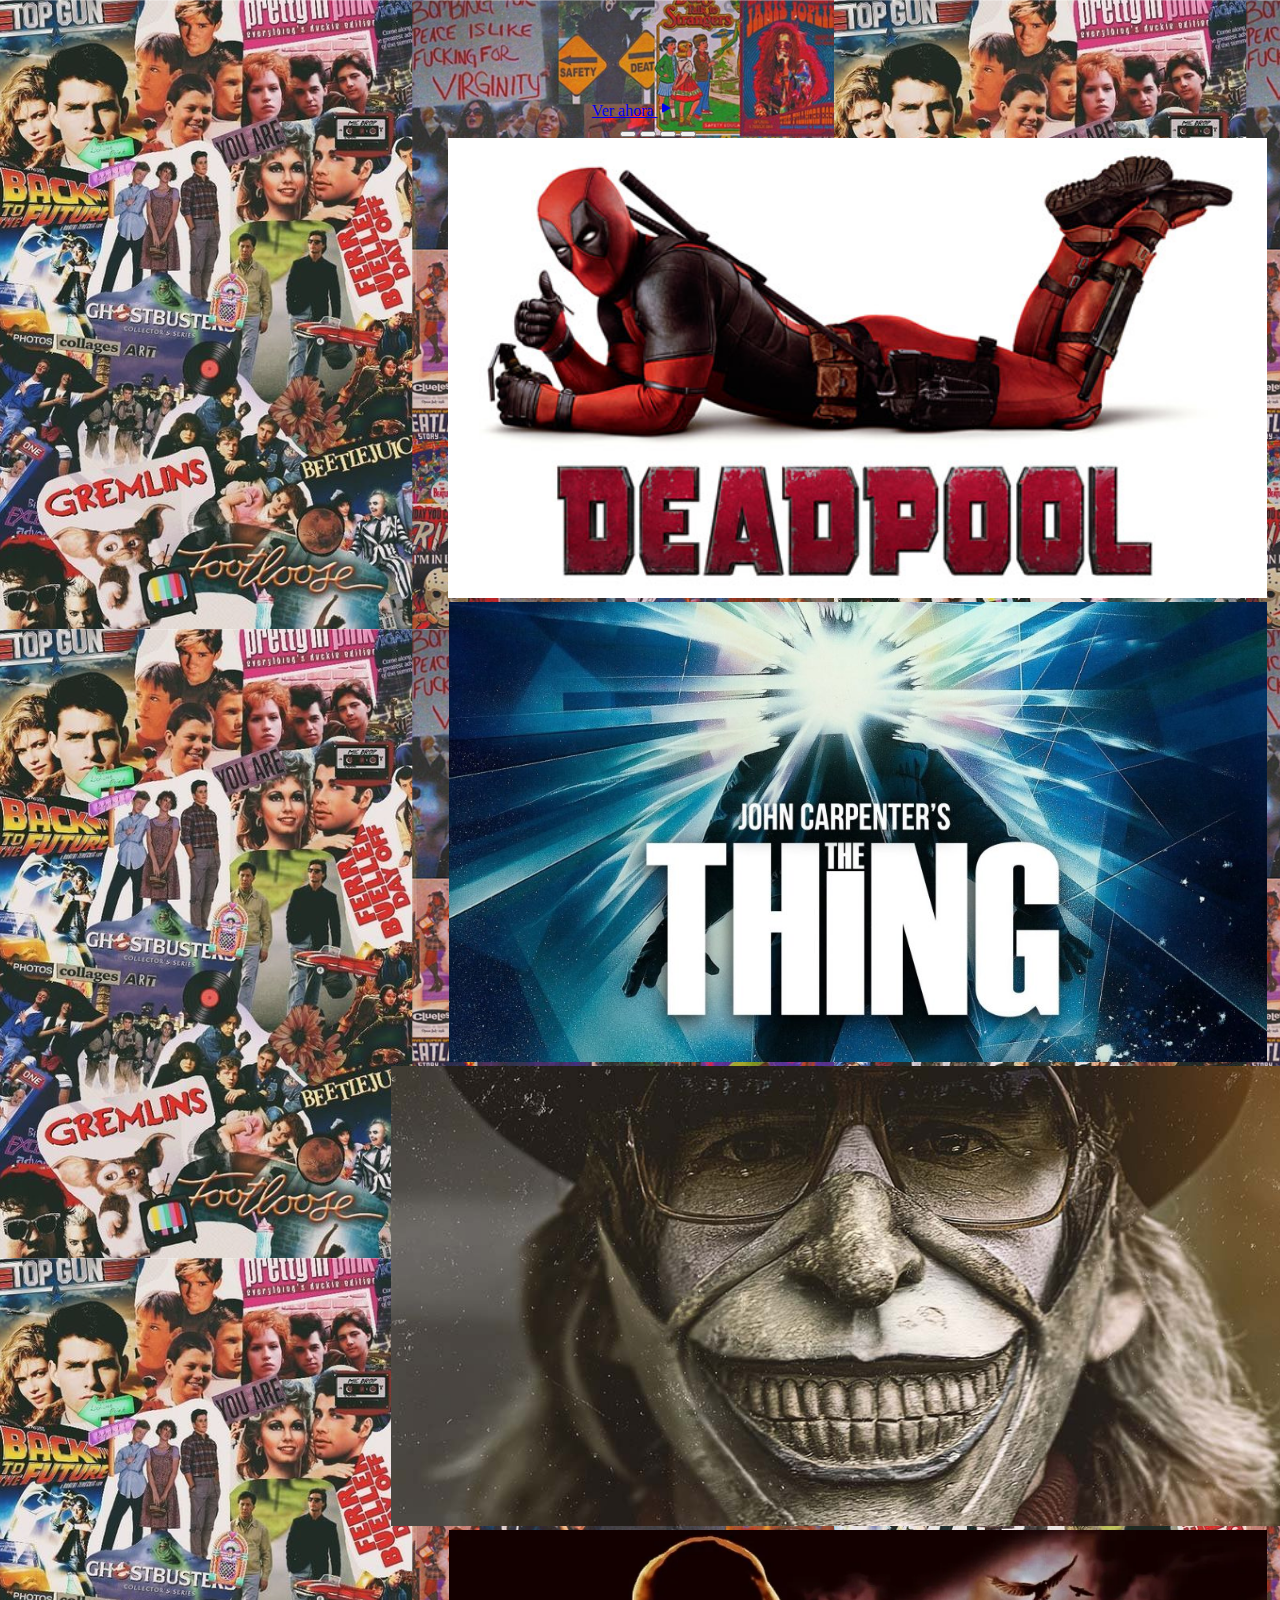
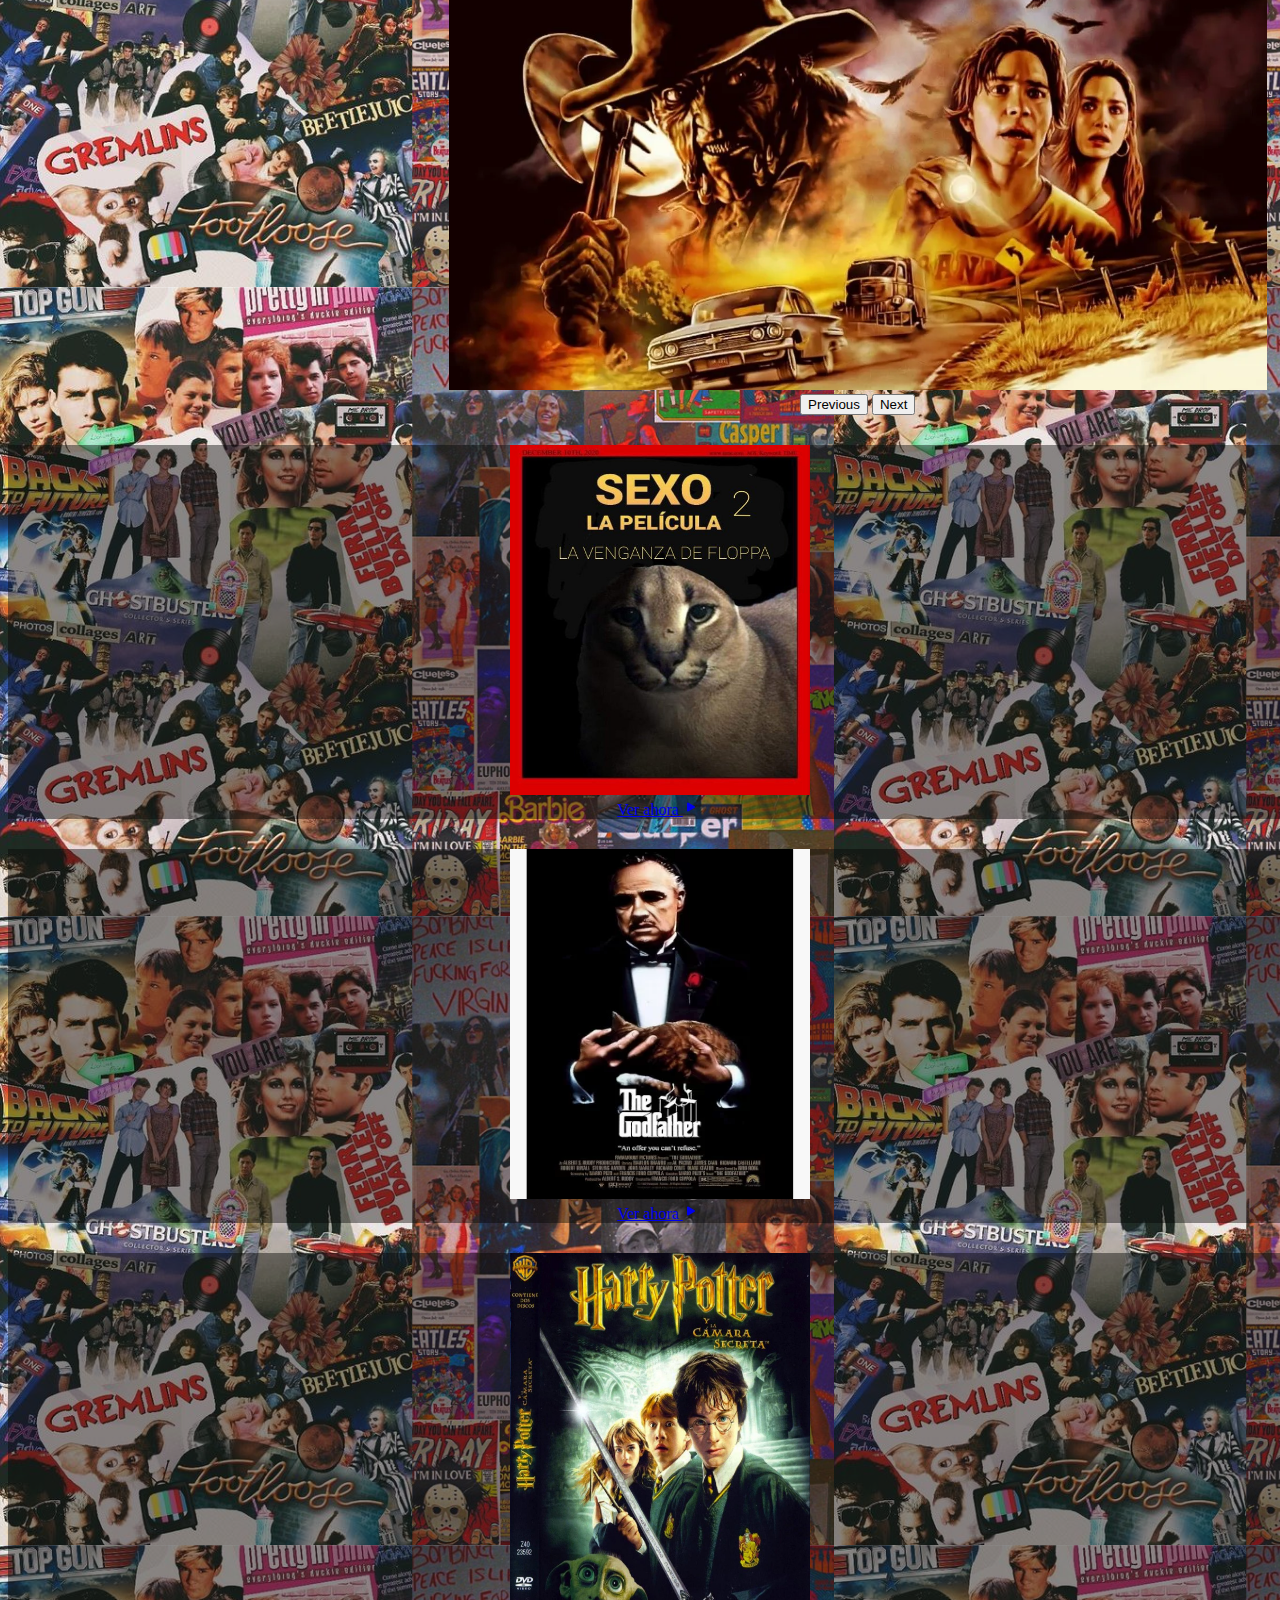
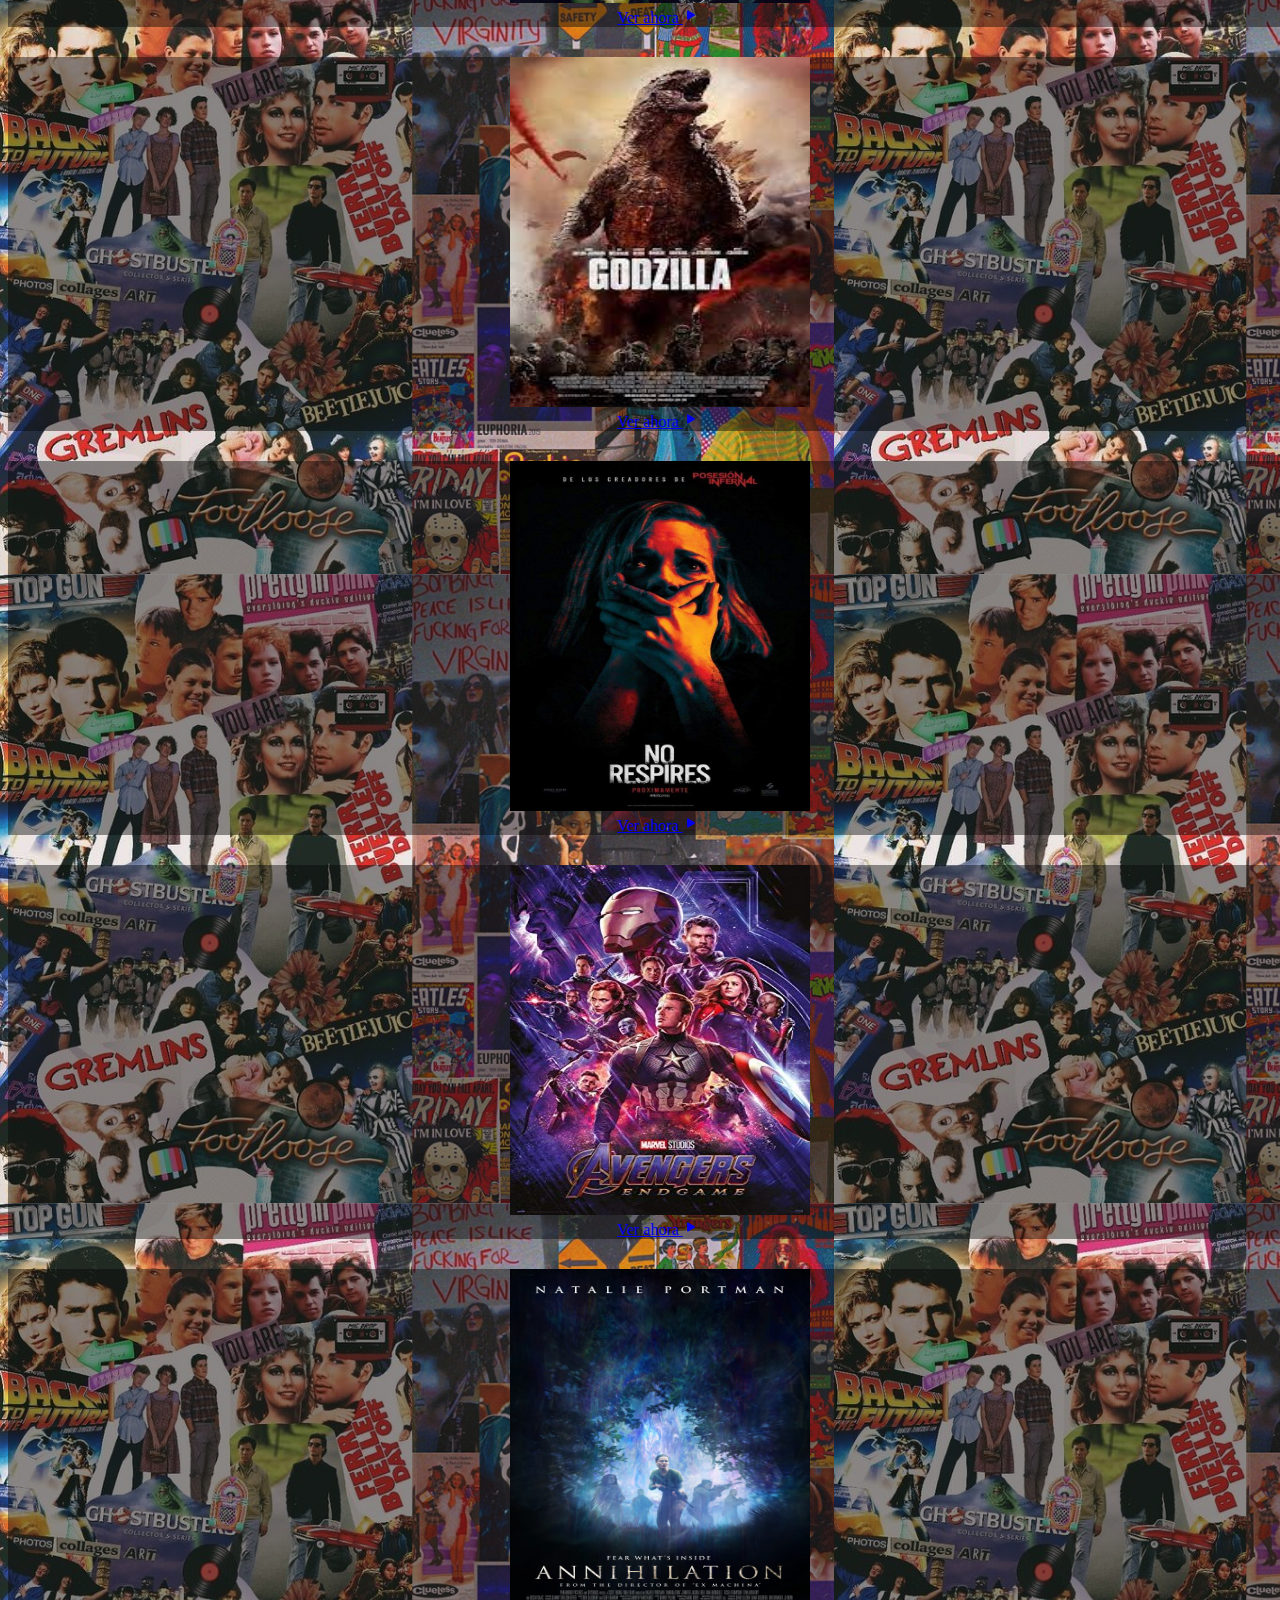
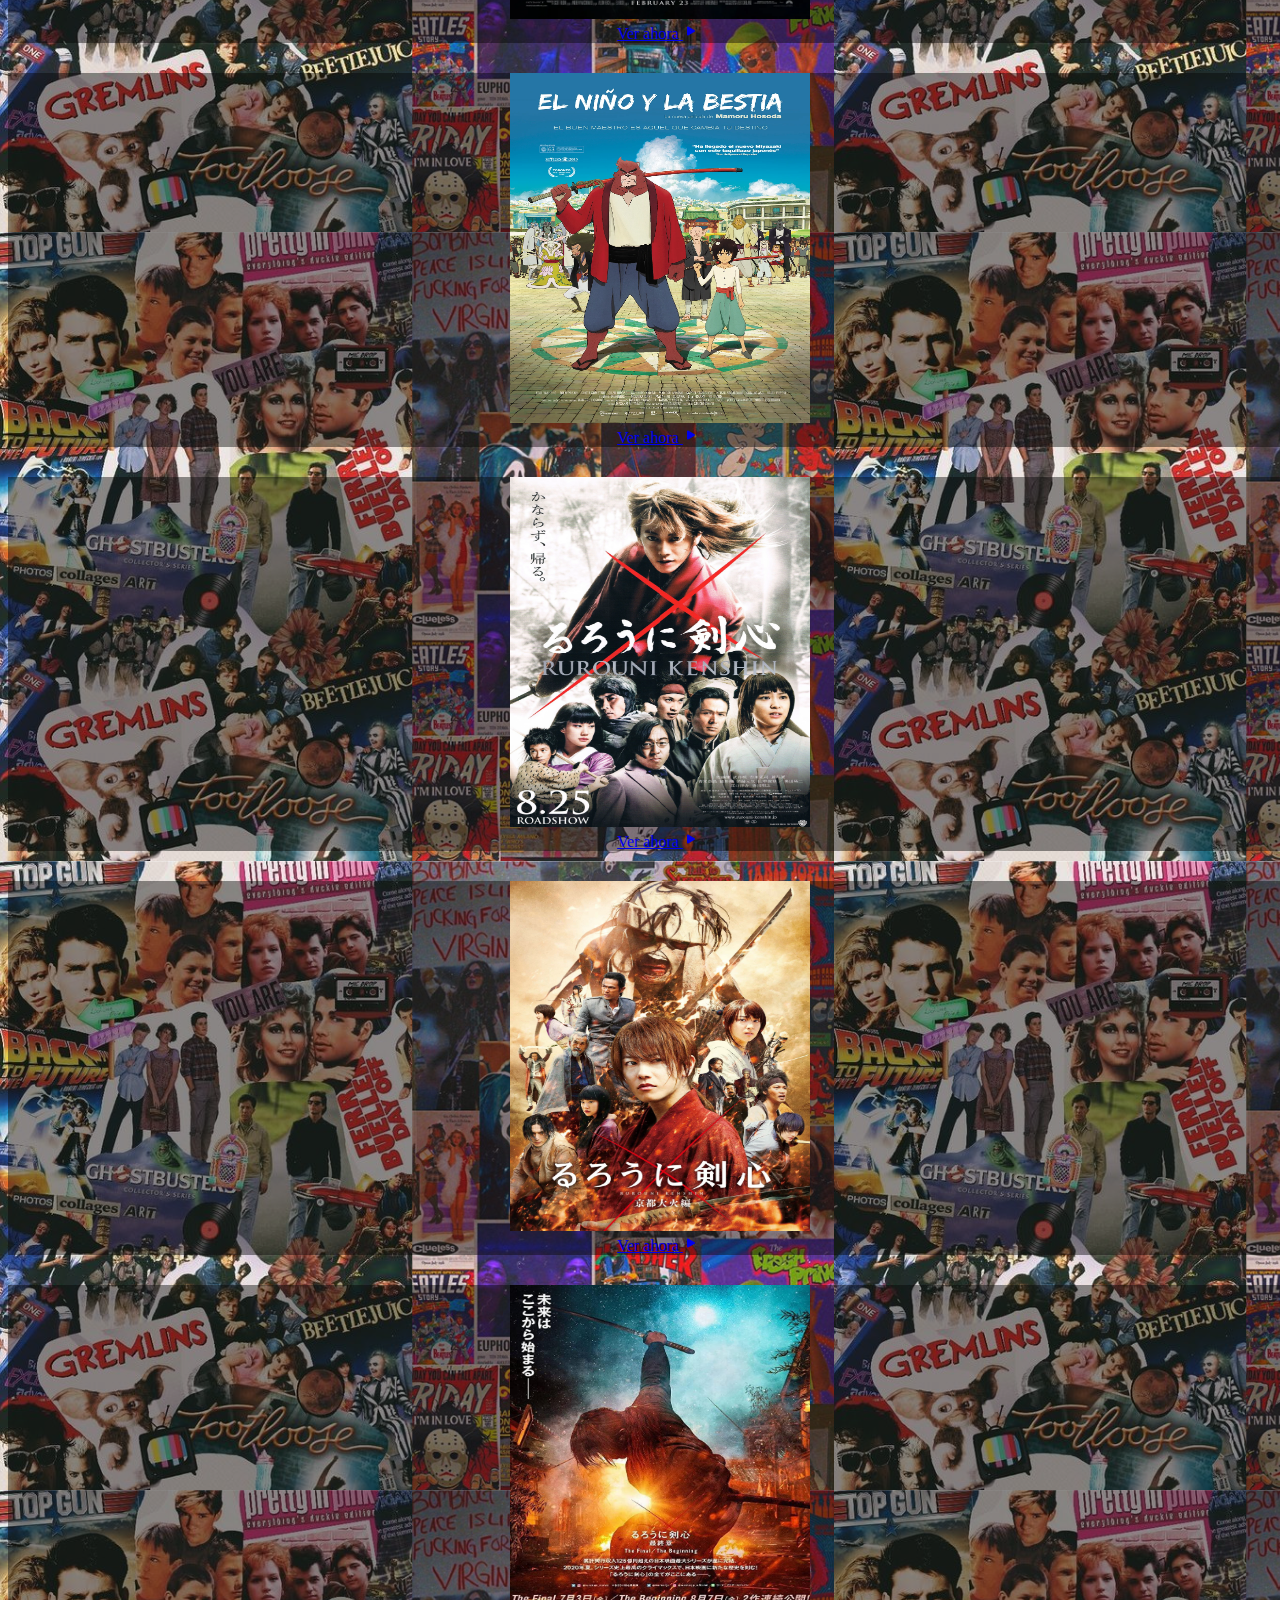
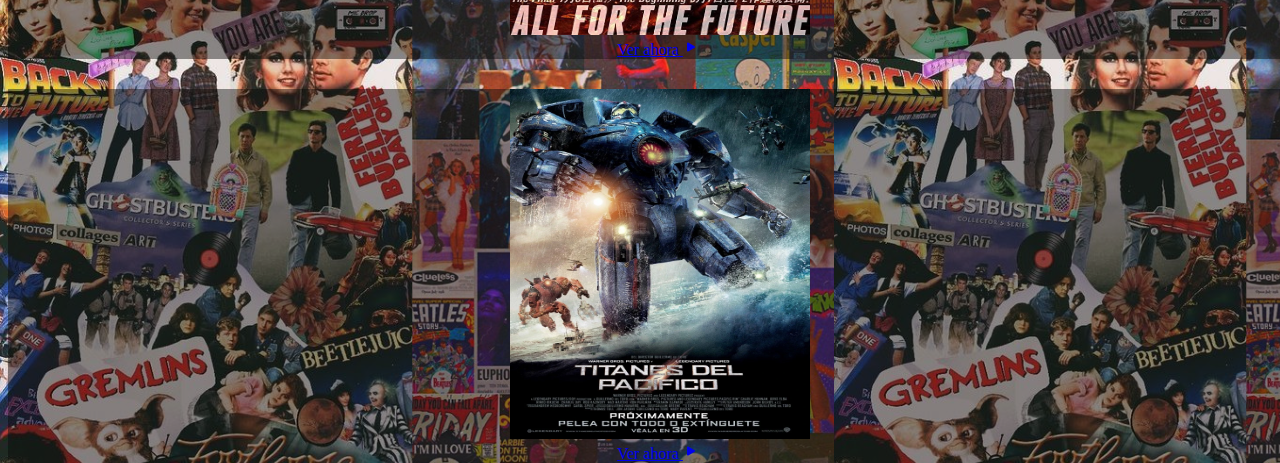
<file: BLOCKMASTER/index.html>
<!DOCTYPE html>
<html lang="es">

<head>
  <meta charset="UTF-8">
  <meta http-equiv="X-UA-Compatible" content="IE=edge">
  <meta name="viewport" content="width=device-width, initial-scale=1.0">
  <link rel="stylesheet" href="./style/style.css">
  <link href="https://cdn.jsdelivr.net/npm/bootstrap@5.3.0/dist/css/bootstrap.min.css" rel="stylesheet"
    integrity="sha384-9ndCyUaIbzAi2FUVXJi0CjmCapSmO7SnpJef0486qhLnuZ2cdeRhO02iuK6FUUVM" crossorigin="anonymous">
  <title>Document</title>

</head>
<div id="bar">
</div>


<body id="body">
  <main>
    <div id="carouselExampleIndicators" class="carousel slide">
      <div class="carousel-indicators">
        <div class="card-body"  id="bt">

          <a href="#" class="btn btn-primary">Ver ahora <svg xmlns="http://www.w3.org/2000/svg" width="16"
              height="16" fill="currentColor" class="bi bi-play-fill" viewBox="0 0 16 16">
              <path
                d="m11.596 8.697-6.363 3.692c-.54.313-1.233-.066-1.233-.697V4.308c0-.63.692-1.01 1.233-.696l6.363 3.692a.802.802 0 0 1 0 1.393z" />
            </svg></a>
        </div>
<div id="Barras">
  <button type="button" data-bs-target="#carouselExampleIndicators" data-bs-slide-to="0" class="active"
          aria-current="true" aria-label="Slide 1"></button>
        <button type="button" data-bs-target="#carouselExampleIndicators" data-bs-slide-to="1"
          aria-label="Slide 2"></button>
        <button type="button" data-bs-target="#carouselExampleIndicators" data-bs-slide-to="2"
          aria-label="Slide 3"></button>
        <button type="button" data-bs-target="#carouselExampleIndicators" data-bs-slide-to="3"
          aria-label="Slide 3"></button>
          
</div>
        
      </div>
      <div class="carousel-inner">
        <div class="carousel-item active">
          <img src="./img/deadpool (1).jpg" class="d-block w-100" alt="...">
        </div>

        <div class="carousel-item">
          <img src="./img/thing-banner-2-1024x576.jpg" class="d-block w-100" alt="...">
        </div>
        <div class="carousel-item">
          <img src="./img/el-telefono-negro-ethan-hawke-02.jpg" class="d-block w-100" alt="...">
        </div>
        <div class="carousel-item">
          <img src="./img/jeepers-creepers-pelicula.jpg_554688468.webp" class="d-block w-100" alt="...">
        </div>

      </div>
      <button class="carousel-control-prev" type="button" data-bs-target="#carouselExampleIndicators"
        data-bs-slide="prev">
        <span class="carousel-control-prev-icon" aria-hidden="true"></span>
        <span class="visually-hidden">Previous</span>
      </button>
      <button class="carousel-control-next" type="button" data-bs-target="#carouselExampleIndicators"
        data-bs-slide="next">
        <span class="carousel-control-next-icon" aria-hidden="true"></span>
        <span class="visually-hidden">Next</span>
      </button>

    </div>

    <div id="peli">
      <div class="row">
        <div class="col-sm-3 mb-3 mb-sm-0 " id="fila2">
          <div class="card  carta">
            <img src="./img/floppa.jpg" class="card-img-top" alt="..." id="img">
            <div class="card-body">

              <a href="#" class="btn btn-primary">Ver ahora <svg xmlns="http://www.w3.org/2000/svg" width="16"
                  height="16" fill="currentColor" class="bi bi-play-fill" viewBox="0 0 16 16">
                  <path
                    d="m11.596 8.697-6.363 3.692c-.54.313-1.233-.066-1.233-.697V4.308c0-.63.692-1.01 1.233-.696l6.363 3.692a.802.802 0 0 1 0 1.393z" />
                </svg></a>
            </div>
          </div>
        </div>
        <div class="col-sm-3 mb-3 mb-sm-0" id="fila2">
          <div class="card  carta">
            <img src="./img/webpc-passthru.webp" class="card-img-top" alt="..." id="img">
            <div class="card-body">
              <a href="#" class="btn btn-primary">Ver ahora <svg xmlns="http://www.w3.org/2000/svg" width="16"
                  height="16" fill="currentColor" class="bi bi-play-fill" viewBox="0 0 16 16">
                  <path
                    d="m11.596 8.697-6.363 3.692c-.54.313-1.233-.066-1.233-.697V4.308c0-.63.692-1.01 1.233-.696l6.363 3.692a.802.802 0 0 1 0 1.393z" />
                </svg></a>
            </div>
          </div>
        </div>
        <div class="col-sm-3 mb-3 mb-sm-0" id="fila2">
          <div class="card  carta">
            <img src="./img/como_conseguir_caratulas_para_peliculas_1737_orig.jpg" class="card-img-top" alt="..."
              id="img">
            <div class="card-body">
              <a href="#" class="btn btn-primary">Ver ahora <svg xmlns="http://www.w3.org/2000/svg" width="16"
                  height="16" fill="currentColor" class="bi bi-play-fill" viewBox="0 0 16 16">
                  <path
                    d="m11.596 8.697-6.363 3.692c-.54.313-1.233-.066-1.233-.697V4.308c0-.63.692-1.01 1.233-.696l6.363 3.692a.802.802 0 0 1 0 1.393z" />
                </svg></a>
            </div>
          </div>
        </div>
        <div class="col-sm-3 mb-3 mb-sm-0" id="fila2">
          <div class="card  carta">
            <img src="./img/descarga.jfif" class="card-img-top" alt="..." id="img">
            <div class="card-body">

              <a href="#" class="btn btn-primary">Ver ahora <svg xmlns="http://www.w3.org/2000/svg" width="16"
                  height="16" fill="currentColor" class="bi bi-play-fill" viewBox="0 0 16 16">
                  <path
                    d="m11.596 8.697-6.363 3.692c-.54.313-1.233-.066-1.233-.697V4.308c0-.63.692-1.01 1.233-.696l6.363 3.692a.802.802 0 0 1 0 1.393z" />
                </svg></a>
            </div>
          </div>
        </div>


        <div class="col-sm-3 mb-3 mb-sm-0" id="fila2">
          <div class="card  carta">
            <img src="./img/5a195bb10a9c21942f94250ceed5d4d06dadbe73_hq.jpg" class="card-img-top" alt="..." id="img">
            <div class="card-body">

              <a href="#" class="btn btn-primary">Ver ahora <svg xmlns="http://www.w3.org/2000/svg" width="16"
                  height="16" fill="currentColor" class="bi bi-play-fill" viewBox="0 0 16 16">
                  <path
                    d="m11.596 8.697-6.363 3.692c-.54.313-1.233-.066-1.233-.697V4.308c0-.63.692-1.01 1.233-.696l6.363 3.692a.802.802 0 0 1 0 1.393z" />
                </svg></a>
            </div>
          </div>
        </div>
        <div class="col-sm-3 mb-3 mb-sm-0" id="fila2">
          <div class="card carta">
            <img src="./img/los avengerz.jpg" class="card-img-top" alt="..." id="img">
            <div class="card-body">

              <a href="#" class="btn btn-primary">Ver ahora <svg xmlns="http://www.w3.org/2000/svg" width="16"
                  height="16" fill="currentColor" class="bi bi-play-fill" viewBox="0 0 16 16">
                  <path
                    d="m11.596 8.697-6.363 3.692c-.54.313-1.233-.066-1.233-.697V4.308c0-.63.692-1.01 1.233-.696l6.363 3.692a.802.802 0 0 1 0 1.393z" />
                </svg></a>
            </div>
          </div>
        </div>
        <div class="col-sm-3 mb-3 mb-sm-0" id="fila2">
          <div class="card  carta">
            <img src="./img/aniquilacion_8960.webp" class="card-img-top" alt="..." id="img">
            <div class="card-body">

              <a href="#" class="btn btn-primary">Ver ahora <svg xmlns="http://www.w3.org/2000/svg" width="16"
                  height="16" fill="currentColor" class="bi bi-play-fill" viewBox="0 0 16 16">
                  <path
                    d="m11.596 8.697-6.363 3.692c-.54.313-1.233-.066-1.233-.697V4.308c0-.63.692-1.01 1.233-.696l6.363 3.692a.802.802 0 0 1 0 1.393z" />
                </svg></a>
            </div>
          </div>
        </div>
        <div class="col-sm-3 mb-3 mb-sm-0" id="fila2">
          <div class="card  carta">
            <img src="./img/GOD.webp" class="card-img-top" alt="..." id="img">
            <div class="card-body">

              <a href="#" class="btn btn-primary">Ver ahora <svg xmlns="http://www.w3.org/2000/svg" width="16"
                  height="16" fill="currentColor" class="bi bi-play-fill" viewBox="0 0 16 16">
                  <path
                    d="m11.596 8.697-6.363 3.692c-.54.313-1.233-.066-1.233-.697V4.308c0-.63.692-1.01 1.233-.696l6.363 3.692a.802.802 0 0 1 0 1.393z" />
                </svg></a>
            </div>
          </div>
        </div>

        <div id="peli">
          <div class="row">
            <div class="col-sm-3 mb-3 mb-sm-0 " id="fila2">
              <div class="card  carta">
                <img src="./img/SamuraiX2012.webp" class="card-img-top" alt="..." id="img">
                <div class="card-body">

                  <a href="#" class="btn btn-primary">Ver ahora <svg xmlns="http://www.w3.org/2000/svg" width="16"
                      height="16" fill="currentColor" class="bi bi-play-fill" viewBox="0 0 16 16">
                      <path
                        d="m11.596 8.697-6.363 3.692c-.54.313-1.233-.066-1.233-.697V4.308c0-.63.692-1.01 1.233-.696l6.363 3.692a.802.802 0 0 1 0 1.393z" />
                    </svg></a>
                </div>
              </div>
            </div>
            <div class="col-sm-3 mb-3 mb-sm-0" id="fila2">
              <div class="card  carta">
                <img src="./img/SamuraiXKyotoInferno.webp" class="card-img-top" alt="..." id="img">
                <div class="card-body">

                  <a href="#" class="btn btn-primary">Ver ahora <svg xmlns="http://www.w3.org/2000/svg" width="16"
                      height="16" fill="currentColor" class="bi bi-play-fill" viewBox="0 0 16 16">
                      <path
                        d="m11.596 8.697-6.363 3.692c-.54.313-1.233-.066-1.233-.697V4.308c0-.63.692-1.01 1.233-.696l6.363 3.692a.802.802 0 0 1 0 1.393z" />
                    </svg></a>
                </div>
              </div>
            </div>
            <div class="col-sm-3 mb-3 mb-sm-0" id="fila2">
              <div class="card  carta">
                <img src="./img/Kenshin_el_guerrero_samuraai_El_final-184801124-large.jpg" class="card-img-top"
                  alt="..." id="img">
                <div class="card-body">

                  <a href="#" class="btn btn-primary">Ver ahora <svg xmlns="http://www.w3.org/2000/svg" width="16"
                      height="16" fill="currentColor" class="bi bi-play-fill" viewBox="0 0 16 16">
                      <path
                        d="m11.596 8.697-6.363 3.692c-.54.313-1.233-.066-1.233-.697V4.308c0-.63.692-1.01 1.233-.696l6.363 3.692a.802.802 0 0 1 0 1.393z" />
                    </svg></a>
                </div>
              </div>
            </div>
            <div class="col-sm-3 mb-3 mb-sm-0" id="fila2">
              <div class="card  carta">
                <img src="./img/TitanesdelPacifico.webp" class="card-img-top" alt="..." id="img">
                <div class="card-body">

                  <a href="#" class="btn btn-primary">Ver ahora <svg xmlns="http://www.w3.org/2000/svg" width="16"
                      height="16" fill="currentColor" class="bi bi-play-fill" viewBox="0 0 16 16">
                      <path
                        d="m11.596 8.697-6.363 3.692c-.54.313-1.233-.066-1.233-.697V4.308c0-.63.692-1.01 1.233-.696l6.363 3.692a.802.802 0 0 1 0 1.393z" />
                    </svg></a>
                </div>
              </div>
            </div>


          </div>
        </div>

  </main>




  <script src="https://cdn.jsdelivr.net/npm/bootstrap@5.3.0/dist/js/bootstrap.bundle.min.js"
    integrity="sha384-geWF76RCwLtnZ8qwWowPQNguL3RmwHVBC9FhGdlKrxdiJJigb/j/68SIy3Te4Bkz"
    crossorigin="anonymous"></script>
</body>

</html>
</file>
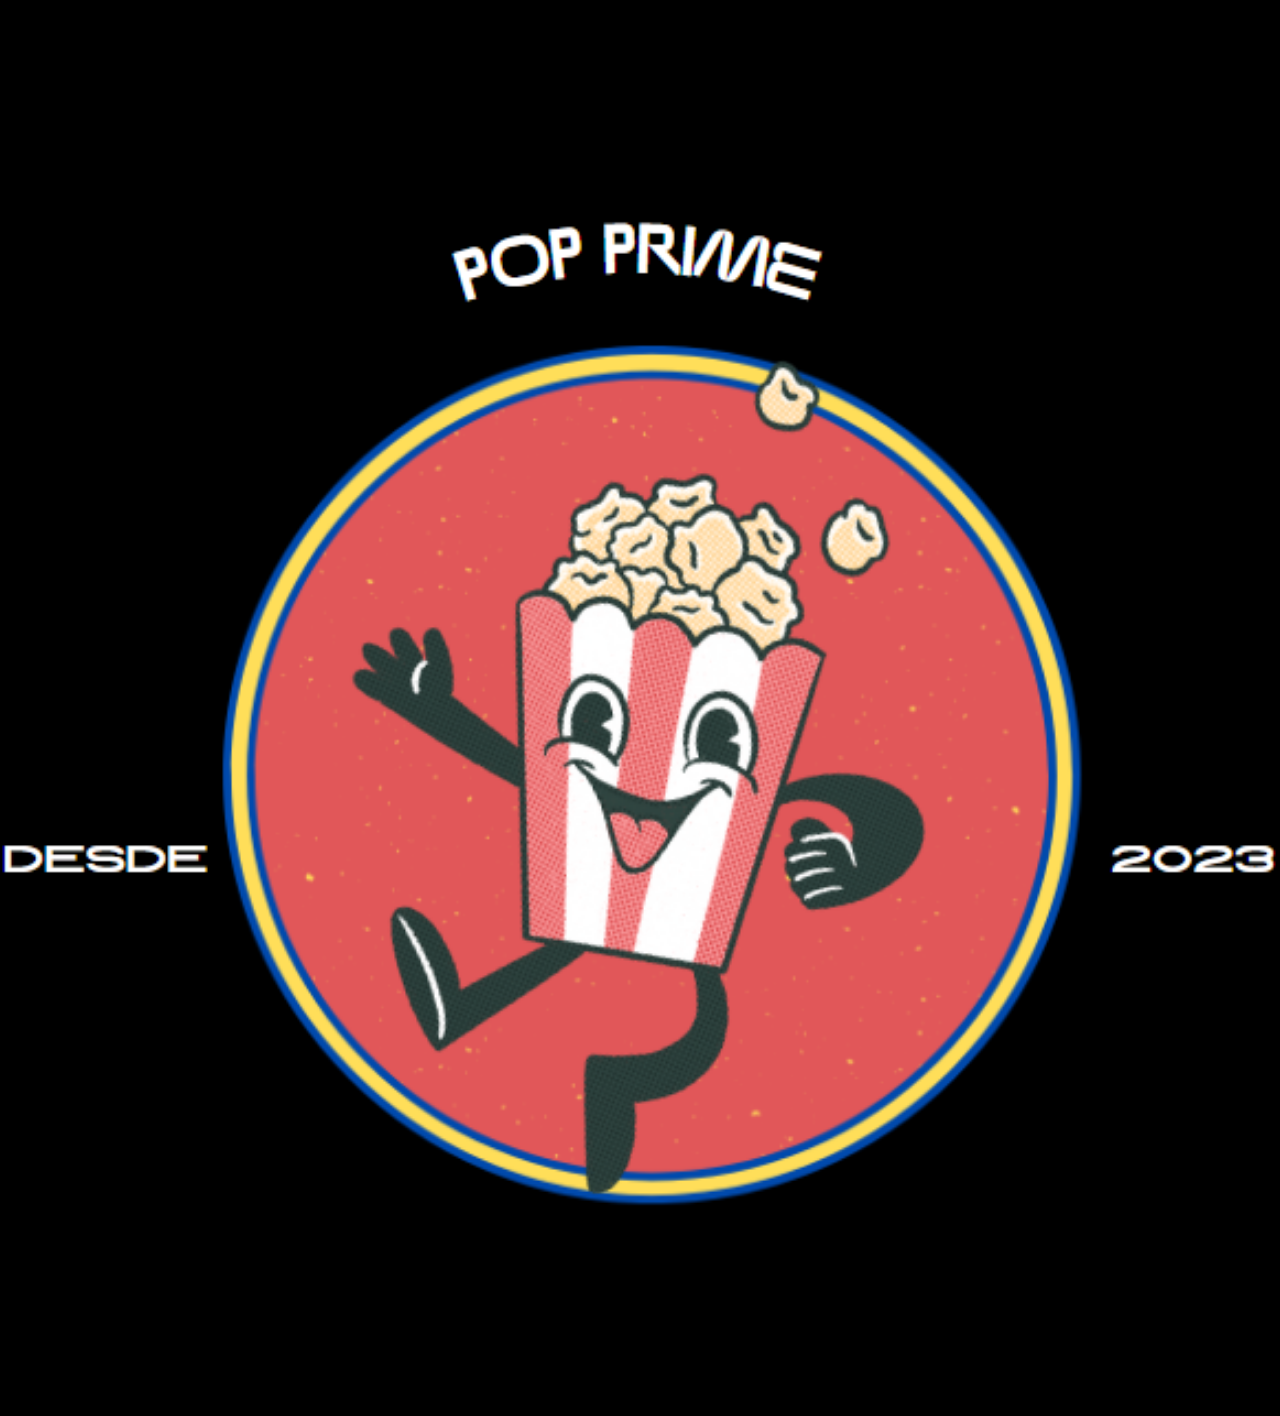
<file: BLOCKMASTER/index2.html>
<!DOCTYPE html>
<html lang="es">
<head>
    <meta charset="UTF-8">
    <meta http-equiv="X-UA-Compatible" content="IE=edge">
    <meta name="viewport" content="width=device-width, initial-scale=1.0">
    <title>Document</title>
    <link rel="stylesheet" href="./style/style2.css">
</head>
<body id="body">
    
    
   
    
</body>
</html>
</file>
<file: BLOCKMASTER/style/style.css>
#body{
    background-color: rgb(12, 12, 12);
    height: 2000px;
    background-image: url(../img/Fonsdo.png);
}

main{
    height: 50%;
}

.carousel-item img {
    height: 460px;
}

.card img{
    height: 350px;
    width: 300px;
}

#peli{
margin-top: 90px;
width: 1300px;
text-align: center;
margin: 0 auto;
}

.cardW{
    margin: 20px;
}

#fila2{
margin-top: 30px;

}

div.carta{
    background-color: rgba(5, 5, 5, 0.432);
    color: white;
}

#img{
    margin-left: 3px;
}

#carouselExampleIndicators{
    margin-top: 100px;
}


#carouselExampleIndicators{
    width: 1295px;
    text-align: center;
    margin-left: 16%;
}
#bt{
    margin-left: -450px;
    
}

#Barras{
    margin-right: 400px;
}

header{
    background-color: black;
    color: white;
    
}

.menu .lista{
    display: inline-block;
    margin-left: 300px;
  
}

#mas{
    margin-left: 45px;
    color: white;
}
#men{
    margin-left: 45px;
}

#logo{
    width: 100px;
    height: 100px;
   
}
h1{
    margin-left: 50%;
}
</file>
<file: BLOCKMASTER/style/style2.css>
#body{
    background-color: rgb(12, 12, 12);
    height: 1400px;
    background-image: url(../img/image\ \(2\).png);
    background-repeat: no-repeat;
    background-position: center;
    background-size: cover;
}
</file>
